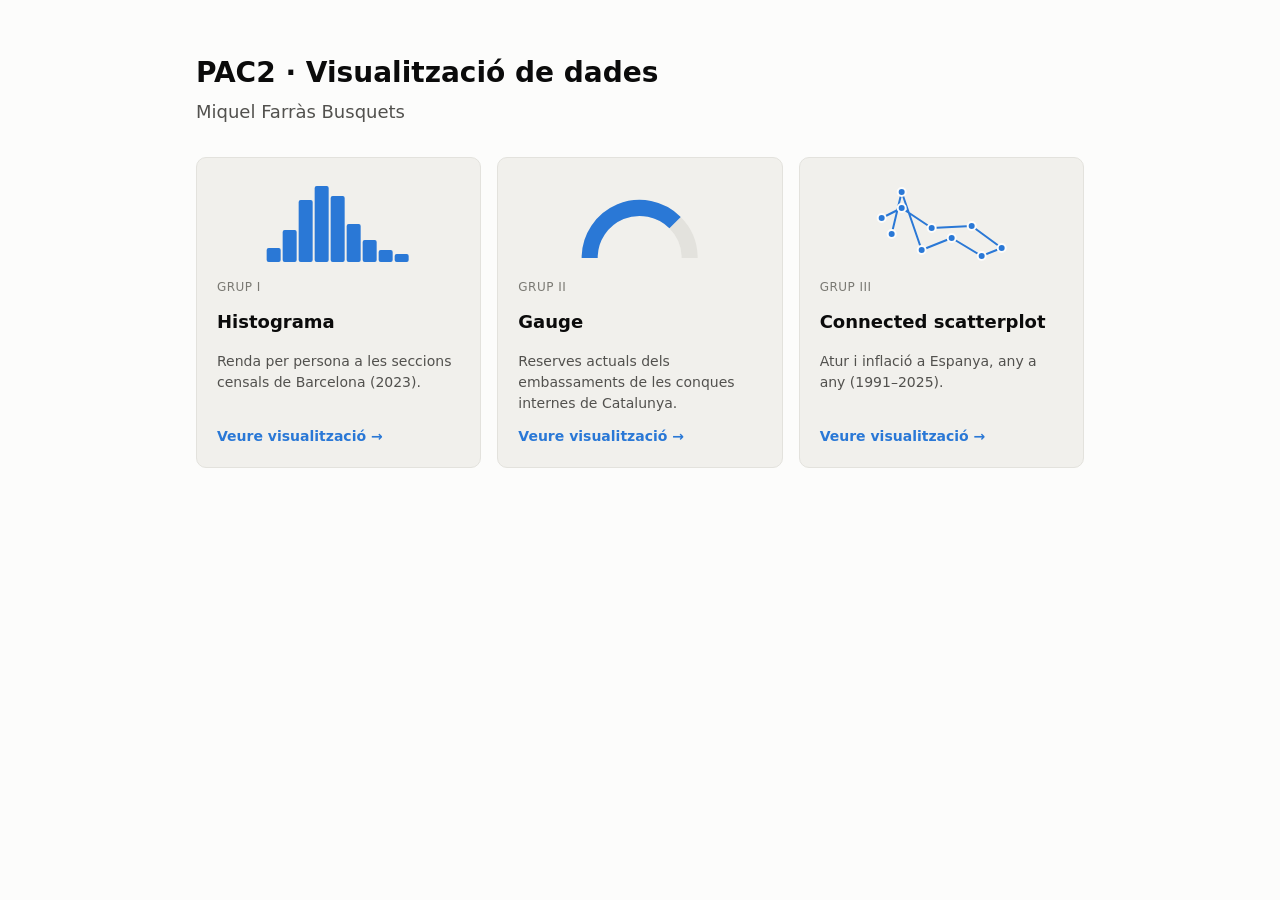
<file: index.html>
<!doctype html>
<html lang="ca">
<head>
<meta charset="utf-8">
<meta name="viewport" content="width=device-width, initial-scale=1">
<title>PAC2 Visualització</title>
<link rel="stylesheet" href="style.css">
<style>
  header { margin: 24px 0 32px; }
  .author { color: var(--text-secondary); margin: 0; font-size: 18px; }
  .card { display: flex; flex-direction: column; gap: 12px; border: 1px solid var(--grid); transition: transform 120ms, border-color 120ms; }
  .card:hover { outline: none; border-color: var(--series-1); transform: translateY(-2px); }
  .card svg { width: 100%; height: 88px; }
  .card .go { margin-top: auto; font-size: 14px; color: var(--series-1); font-weight: 600; }
  .tag { font-size: 12px; color: var(--text-muted); text-transform: uppercase; letter-spacing: 0.04em; }
</style>
</head>
<body>
<main>
  <header>
    <h1>PAC2 · Visualització de dades</h1>
    <p class="author">Miquel Farràs Busquets</p>
  </header>
  <div class="cards">
    <a class="card" href="histograma.html">
      <svg viewBox="0 0 160 88" aria-hidden="true" fill="var(--series-1)">
        <rect x="8" y="70" width="14" height="14" rx="2"/><rect x="24" y="52" width="14" height="32" rx="2"/>
        <rect x="40" y="22" width="14" height="62" rx="2"/><rect x="56" y="8" width="14" height="76" rx="2"/>
        <rect x="72" y="18" width="14" height="66" rx="2"/><rect x="88" y="46" width="14" height="38" rx="2"/>
        <rect x="104" y="62" width="14" height="22" rx="2"/><rect x="120" y="72" width="14" height="12" rx="2"/>
        <rect x="136" y="76" width="14" height="8" rx="2"/>
      </svg>
      <span class="tag">Grup I</span>
      <h2>Histograma</h2>
      <p>Renda per persona a les seccions censals de Barcelona (2023).</p>
      <span class="go">Veure visualització →</span>
    </a>
    <a class="card" href="gauge.html">
      <svg viewBox="0 0 160 88" aria-hidden="true" fill="none" stroke-width="16">
        <path d="M30 80 A50 50 0 0 1 130 80" stroke="var(--grid)"/>
        <path d="M30 80 A50 50 0 0 1 115.4 44.6" stroke="var(--series-1)"/>
      </svg>
      <span class="tag">Grup II</span>
      <h2>Gauge</h2>
      <p>Reserves actuals dels embassaments de les conques internes de Catalunya.</p>
      <span class="go">Veure visualització →</span>
    </a>
    <a class="card" href="connected-scatterplot.html">
      <svg viewBox="0 0 160 88" aria-hidden="true">
        <polyline points="20,40 40,30 70,50 110,48 140,70 120,78 90,60 60,72 40,14 30,56" fill="none" stroke="var(--series-1)" stroke-width="2" stroke-linejoin="round"/>
        <g fill="var(--series-1)" stroke="var(--surface)" stroke-width="2">
          <circle cx="20" cy="40" r="4"/><circle cx="40" cy="30" r="4"/><circle cx="70" cy="50" r="4"/><circle cx="110" cy="48" r="4"/><circle cx="140" cy="70" r="4"/>
          <circle cx="120" cy="78" r="4"/><circle cx="90" cy="60" r="4"/><circle cx="60" cy="72" r="4"/><circle cx="40" cy="14" r="4"/><circle cx="30" cy="56" r="4"/>
        </g>
      </svg>
      <span class="tag">Grup III</span>
      <h2>Connected scatterplot</h2>
      <p>Atur i inflació a Espanya, any a any (1991–2025).</p>
      <span class="go">Veure visualització →</span>
    </a>
  </div>
</main>
</body>
</html>
</file>
<file: style.css>
:root {
  color-scheme: light;
  --surface: #fcfcfb;
  --surface-2: #f1f0ec;
  --grid: #e3e2dd;
  --text-primary: #0b0b0b;
  --text-secondary: #52514e;
  --text-muted: #7a7973;
  --series-1: #2a78d6;
  --series-1-soft: #cde2fb;
  --accent-2: #eb6834;
}
@media (prefers-color-scheme: dark) {
  :root:not([data-theme="light"]) {
    color-scheme: dark;
    --surface: #1a1a19;
    --surface-2: #262624;
    --grid: #33332f;
    --text-primary: #f0efec;
    --text-secondary: #c3c2b7;
    --text-muted: #8f8e86;
    --series-1: #3987e5;
    --series-1-soft: #184f95;
    --accent-2: #d95926;
  }
}
:root[data-theme="dark"] {
  color-scheme: dark;
  --surface: #1a1a19;
  --surface-2: #262624;
  --grid: #33332f;
  --text-primary: #f0efec;
  --text-secondary: #c3c2b7;
  --text-muted: #8f8e86;
  --series-1: #3987e5;
  --series-1-soft: #184f95;
  --accent-2: #d95926;
}

* { box-sizing: border-box; }
body {
  margin: 0;
  background: var(--surface);
  color: var(--text-primary);
  font: 16px/1.5 system-ui, -apple-system, "Segoe UI", Roboto, sans-serif;
}
main { max-width: 920px; margin: 0 auto; padding: 32px 16px 48px; }
nav { font-size: 14px; margin-bottom: 24px; }
nav a { color: var(--text-secondary); margin-right: 16px; }
nav a[aria-current] { color: var(--text-primary); font-weight: 600; text-decoration: none; }
h1 { font-size: 28px; line-height: 1.2; margin: 0 0 8px; }
.subtitle { color: var(--text-secondary); margin: 0 0 24px; max-width: 70ch; }
.chart { width: 100%; position: relative; }
.chart svg { display: block; width: 100%; height: auto; overflow: visible; }
.axis text { fill: var(--text-secondary); font-size: 12px; }
.axis path, .axis line { stroke: var(--grid); }
.grid line { stroke: var(--grid); stroke-width: 1; }
.grid path { display: none; }
.axis-label { fill: var(--text-secondary); font-size: 12px; }
.annot { fill: var(--text-secondary); font-size: 12px; }
.annot-strong { fill: var(--text-primary); font-size: 13px; font-weight: 600; }
.source { color: var(--text-muted); font-size: 13px; margin-top: 16px; }
.source a { color: var(--text-secondary); }
.controls { display: flex; gap: 12px; align-items: center; flex-wrap: wrap; margin-bottom: 12px; font-size: 14px; color: var(--text-secondary); }
.controls input[type=range] { width: 160px; }
.tooltip {
  position: absolute; pointer-events: none; opacity: 0;
  background: var(--surface); color: var(--text-primary);
  border: 1px solid var(--grid); border-radius: 6px;
  padding: 6px 10px; font-size: 13px; line-height: 1.4;
  box-shadow: 0 2px 8px rgb(0 0 0 / 0.12); white-space: nowrap;
  transition: opacity 80ms;
}
.tooltip b { font-weight: 600; }
details { margin-top: 24px; font-size: 14px; }
summary { cursor: pointer; color: var(--text-secondary); }
table { border-collapse: collapse; margin-top: 8px; font-variant-numeric: tabular-nums; }
th, td { padding: 4px 12px 4px 0; text-align: left; border-bottom: 1px solid var(--grid); }
.table-wrap { max-height: 320px; overflow: auto; }
.cards { display: grid; grid-template-columns: repeat(auto-fit, minmax(240px, 1fr)); gap: 16px; }
.card { display: block; padding: 20px; border-radius: 10px; background: var(--surface-2); color: inherit; text-decoration: none; }
.card:hover { outline: 2px solid var(--series-1); }
.card h2 { margin: 0 0 4px; font-size: 18px; }
.card p { margin: 0; color: var(--text-secondary); font-size: 14px; }
.kpi { display: flex; gap: 32px; flex-wrap: wrap; margin: 8px 0 16px; }
.kpi div { font-size: 13px; color: var(--text-secondary); }
.kpi strong { display: block; font-size: 20px; color: var(--text-primary); font-weight: 600; }
</file>
